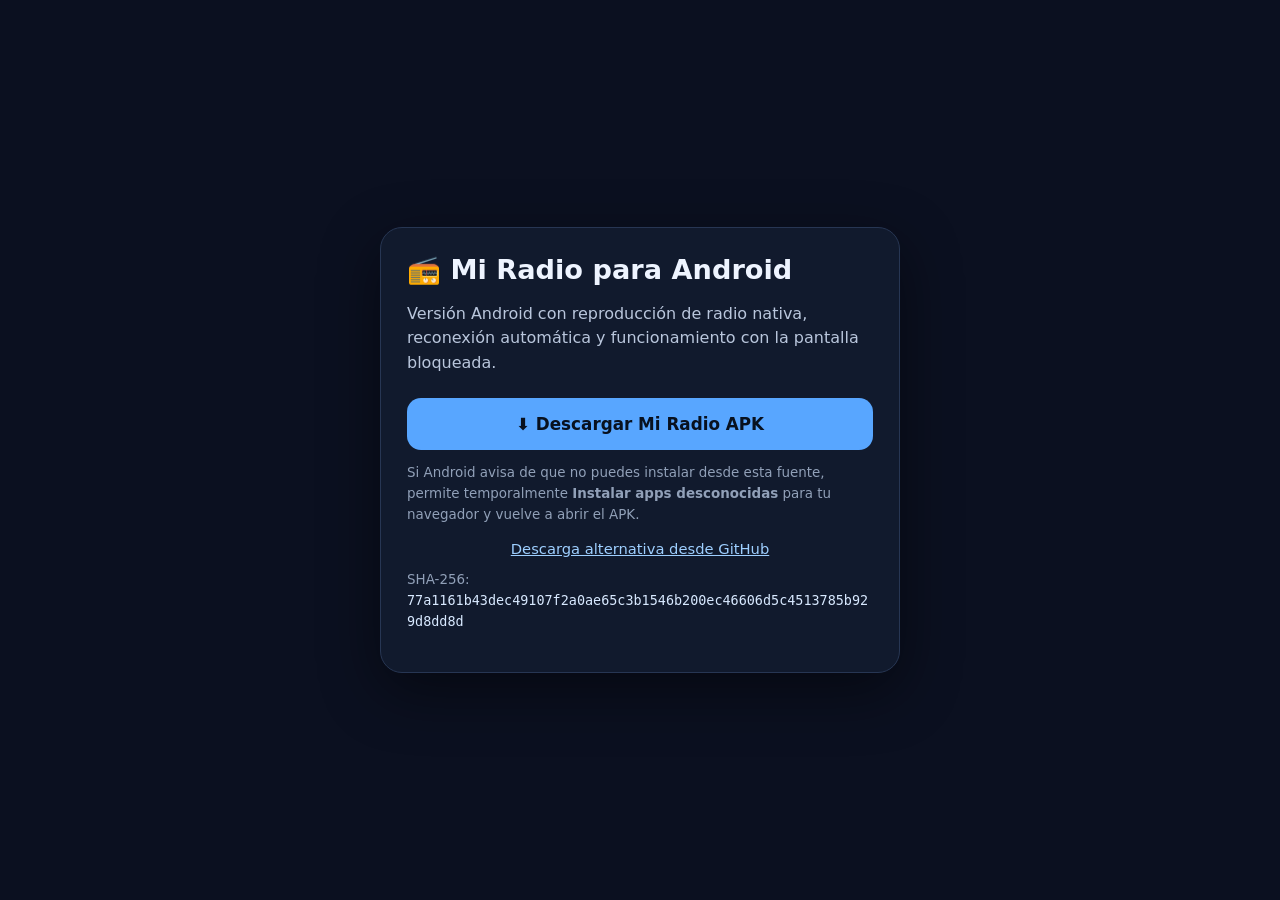
<file: downloads/index.html>
<!doctype html>
<html lang="es">
<head>
  <meta charset="utf-8">
  <meta name="viewport" content="width=device-width,initial-scale=1">
  <meta name="theme-color" content="#0b1020">
  <title>Descargar Mi Radio para Android</title>
  <style>
    :root{color-scheme:dark}
    *{box-sizing:border-box}
    body{
      margin:0;min-height:100vh;display:grid;place-items:center;
      font-family:system-ui,-apple-system,BlinkMacSystemFont,"Segoe UI",sans-serif;
      background:#0b1020;color:#eef4ff;padding:22px
    }
    .card{
      width:min(520px,100%);background:#111a2d;border:1px solid #273653;
      border-radius:22px;padding:26px;box-shadow:0 18px 60px #0007
    }
    h1{margin:0 0 10px;font-size:1.7rem}
    p{color:#b9c6dc;line-height:1.55}
    .btn{
      display:block;width:100%;text-align:center;text-decoration:none;
      background:#58a6ff;color:#08111f;font-weight:900;font-size:1.05rem;
      padding:16px 18px;border-radius:14px;margin:22px 0 12px
    }
    .secondary{
      display:block;text-align:center;color:#9ecfff;text-decoration:underline;
      font-size:.92rem;margin-top:14px
    }
    .small{font-size:.84rem;color:#91a0b8}
    code{word-break:break-all;color:#d8e9ff}
  </style>
</head>
<body>
  <main class="card">
    <h1>📻 Mi Radio para Android</h1>
    <p>Versión Android con reproducción de radio nativa, reconexión automática y funcionamiento con la pantalla bloqueada.</p>

    <a class="btn" href="./Mi-Radio.apk" download="Mi-Radio.apk">⬇ Descargar Mi Radio APK</a>

    <p class="small">Si Android avisa de que no puedes instalar desde esta fuente, permite temporalmente <strong>Instalar apps desconocidas</strong> para tu navegador y vuelve a abrir el APK.</p>

    <a class="secondary" href="https://raw.githubusercontent.com/ruben79zgz/Mi-Radio/main/downloads/Mi-Radio.apk">Descarga alternativa desde GitHub</a>

    <p class="small">SHA-256:<br><code>77a1161b43dec49107f2a0ae65c3b1546b200ec46606d5c4513785b929d8dd8d</code></p>
  </main>
</body>
</html>
</file>
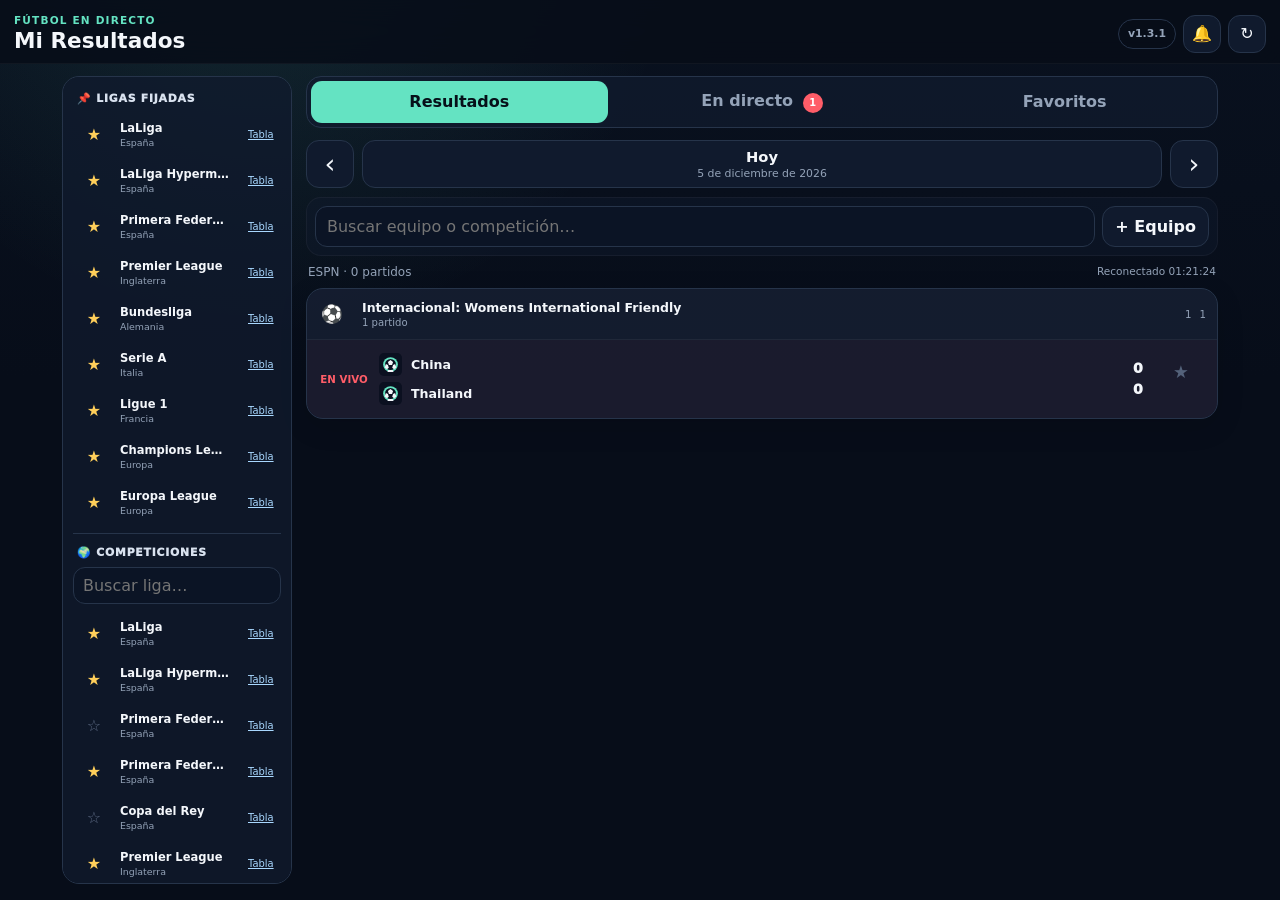
<file: resultados/index.html>
<!doctype html>
<html lang="es">
<head>
  <meta charset="utf-8">
  <meta name="viewport" content="width=device-width,initial-scale=1,viewport-fit=cover">
  <meta name="theme-color" content="#0b1020">
  <meta name="description" content="Mi Resultados · fútbol en directo sin publicidad">
  <link rel="manifest" href="manifest.webmanifest?v=1.3.1">
  <link rel="icon" href="icon.svg?v=1.3.1" type="image/svg+xml">
  <link rel="apple-touch-icon" href="icon.svg?v=1.3.1">
  <link rel="stylesheet" href="styles.css?v=1.3.1">
  <title>Mi Resultados</title>
</head>
<body>
  <header class="topbar">
    <div>
      <div class="eyebrow">FÚTBOL EN DIRECTO</div>
      <h1>Mi Resultados</h1>
    </div>
    <div class="top-actions">
      <span class="version">v1.3.1</span>
      <button id="notifyBtn" class="icon-btn" type="button" title="Notificaciones" aria-label="Notificaciones">🔔</button>
      <button id="refreshBtn" class="icon-btn" type="button" title="Actualizar" aria-label="Actualizar">↻</button>
    </div>
  </header>

  <div class="content-shell">
    <aside class="league-sidebar">
      <div class="sidebar-title">📌 Ligas fijadas</div>
      <div id="favoriteLeagues" class="sidebar-leagues"></div>

      <div class="sidebar-title all-title">🌍 Competiciones</div>
      <input id="leagueSearchInput" class="search sidebar-search" type="search" placeholder="Buscar liga…" autocomplete="off">
      <div id="allLeagues" class="sidebar-leagues"></div>
    </aside>

  <main>
    <nav class="main-tabs" aria-label="Secciones">
      <button class="main-tab active" type="button" data-view="scores">Resultados</button>
      <button class="main-tab" type="button" data-view="live">En directo <span id="liveBadge" class="badge hidden">0</span></button>
      <button class="main-tab" type="button" data-view="favorites">Favoritos</button>
    </nav>

    <section class="date-toolbar">
      <button id="prevDayBtn" class="date-arrow" type="button" aria-label="Día anterior">‹</button>
      <button id="dateBtn" class="date-center" type="button">
        <strong id="dateMain">Hoy</strong>
        <span id="dateSub"></span>
      </button>
      <button id="nextDayBtn" class="date-arrow" type="button" aria-label="Día siguiente">›</button>
    </section>

    <section class="search-panel">
      <div class="search-row">
        <input id="matchSearch" class="search" type="search" placeholder="Buscar equipo o competición…" autocomplete="off">
        <button id="teamSearchToggle" class="small-btn" type="button">+ Equipo</button>
      </div>
      <div id="teamSearchPanel" class="team-search-panel hidden">
        <div class="team-search-title">Añadir equipo favorito</div>
        <input id="teamSearchInput" class="search" type="search" placeholder="Ej. Real Zaragoza, Arsenal…" autocomplete="off">
        <div id="teamSearchStatus" class="muted tiny"></div>
        <div id="teamSearchResults" class="team-search-results"></div>
      </div>
    </section>

    <section class="status-row">
      <div id="statusText" class="muted">Cargando partidos…</div>
      <div id="updatedText" class="muted tiny"></div>
    </section>

    <section id="favoritesEmpty" class="empty-card hidden">
      <div class="empty-icon">⭐</div>
      <h2>Aún no tienes equipos favoritos</h2>
      <p>Pulsa <strong>+ Equipo</strong> para añadir uno. Te avisaremos de goles y finales mientras la app esté activa.</p>
    </section>

    <section id="matches" class="matches" aria-live="polite"></section>
  </main>
  </div>

  <dialog id="matchDialog" class="match-dialog">
    <div class="dialog-shell">
      <div class="dialog-top">
        <button id="closeMatchBtn" class="icon-btn" type="button" aria-label="Cerrar">←</button>
        <div>
          <div id="dialogCompetition" class="eyebrow"></div>
          <div id="dialogStatus" class="muted tiny"></div>
        </div>
        <button id="dialogFavoriteBtn" class="icon-btn" type="button" aria-label="Favorito">☆</button>
      </div>

      <div class="score-hero">
        <div class="hero-team">
          <img id="dialogHomeLogo" alt="">
          <strong id="dialogHomeName"></strong>
        </div>
        <div class="hero-score">
          <div id="dialogScore">–</div>
          <span id="dialogClock"></span>
        </div>
        <div class="hero-team">
          <img id="dialogAwayLogo" alt="">
          <strong id="dialogAwayName"></strong>
        </div>
      </div>

      <div class="detail-tabs">
        <button class="detail-tab active" type="button" data-detail="summary">Resumen</button>
        <button class="detail-tab" type="button" data-detail="stats">Estadísticas</button>
        <button class="detail-tab" type="button" data-detail="lineups">Alineaciones</button>
      </div>

      <section id="detailSummary" class="detail-view"></section>
      <section id="detailStats" class="detail-view hidden"></section>
      <section id="detailLineups" class="detail-view hidden"></section>
    </div>
  </dialog>


  <dialog id="leagueDialog" class="match-dialog league-dialog">
    <div class="dialog-shell">
      <div class="dialog-top">
        <button id="closeLeagueBtn" class="icon-btn" type="button" aria-label="Cerrar">←</button>
        <div class="league-dialog-head">
          <span id="leagueDialogFlag" class="league-big-flag">⚽</span>
          <div>
            <div id="leagueDialogCountry" class="eyebrow"></div>
            <h2 id="leagueDialogTitle" class="dialog-title"></h2>
          </div>
        </div>
        <button id="leagueFavoriteBtn" class="icon-btn" type="button" aria-label="Liga favorita">☆</button>
      </div>

      <div class="detail-tabs league-detail-tabs">
        <button class="detail-tab active" type="button" data-league-tab="matches">Partidos</button>
        <button class="detail-tab" type="button" data-league-tab="standings">Clasificación</button>
      </div>

      <section id="leagueMatchesView" class="detail-view"></section>
      <section id="leagueStandingsView" class="detail-view hidden"></section>
    </div>
  </dialog>

  <dialog id="teamDialog" class="match-dialog team-dialog">
    <div class="dialog-shell">
      <div class="dialog-top">
        <button id="closeTeamBtn" class="icon-btn" type="button" aria-label="Cerrar">←</button>
        <div class="team-dialog-head">
          <img id="teamDialogLogo" class="team-dialog-logo" alt="">
          <div>
            <div id="teamDialogLeague" class="eyebrow"></div>
            <h2 id="teamDialogTitle" class="dialog-title"></h2>
          </div>
        </div>
        <button id="teamFavoriteBtn" class="icon-btn" type="button" aria-label="Equipo favorito">☆</button>
      </div>

      <section id="teamScheduleView" class="detail-view"></section>
    </div>
  </dialog>

  <template id="loadingTemplate">
    <div class="league-block skeleton-block">
      <div class="skeleton line wide"></div>
      <div class="skeleton card"></div>
      <div class="skeleton card"></div>
    </div>
  </template>

  <script src="leagues.js?v=1.3.1"></script>
  <script src="app.js?v=1.3.1"></script>
</body>
</html>
</file>
<file: resultados/styles.css>
:root {
  --bg:#070d19;
  --panel:#101a2d;
  --panel2:#15233a;
  --line:#26344a;
  --text:#f4f7fb;
  --muted:#94a3b8;
  --accent:#64e3c2;
  --live:#ff5d68;
  --yellow:#ffcf5a;
  --shadow:0 14px 40px rgba(0,0,0,.28);
}
* { box-sizing:border-box; }
html { color-scheme:dark; background:var(--bg); }
body {
  margin:0;
  min-height:100vh;
  font-family:Inter,ui-sans-serif,system-ui,-apple-system,BlinkMacSystemFont,"Segoe UI",sans-serif;
  background:
    radial-gradient(circle at 20% -10%,rgba(100,227,194,.12),transparent 30%),
    linear-gradient(180deg,#09111f,var(--bg) 42%);
  color:var(--text);
}
button,input { font:inherit; }
button { -webkit-tap-highlight-color:transparent; }
.hidden { display:none !important; }
.topbar {
  position:sticky;
  top:0;
  z-index:20;
  display:flex;
  align-items:center;
  justify-content:space-between;
  gap:12px;
  padding:14px max(14px,env(safe-area-inset-right)) 10px max(14px,env(safe-area-inset-left));
  background:rgba(7,13,25,.88);
  backdrop-filter:blur(18px);
  border-bottom:1px solid rgba(255,255,255,.04);
}
.topbar h1 { margin:2px 0 0; font-size:1.35rem; }
.eyebrow { color:var(--accent); font-size:.66rem; font-weight:900; letter-spacing:.11em; }
.top-actions { display:flex; align-items:center; gap:7px; }
.version {
  display:inline-flex;
  height:30px;
  align-items:center;
  padding:0 9px;
  border:1px solid var(--line);
  border-radius:999px;
  color:var(--muted);
  font-size:.68rem;
  font-weight:900;
}
.icon-btn {
  width:38px;
  height:38px;
  display:grid;
  place-items:center;
  border:1px solid var(--line);
  border-radius:12px;
  background:var(--panel);
  color:var(--text);
  cursor:pointer;
}
.icon-btn.enabled { border-color:rgba(100,227,194,.6); background:rgba(100,227,194,.12); }
main { max-width:900px; margin:0 auto; padding:12px 12px 90px; }
.main-tabs {
  display:grid;
  grid-template-columns:repeat(3,1fr);
  gap:6px;
  padding:4px;
  border:1px solid var(--line);
  border-radius:15px;
  background:rgba(16,26,45,.78);
}
.main-tab {
  min-width:0;
  border:0;
  border-radius:11px;
  padding:10px 7px;
  background:transparent;
  color:var(--muted);
  font-weight:850;
  cursor:pointer;
}
.main-tab.active { background:var(--accent); color:#061019; }
.badge {
  display:inline-flex;
  min-width:20px;
  height:20px;
  align-items:center;
  justify-content:center;
  margin-left:4px;
  padding:0 5px;
  border-radius:999px;
  background:var(--live);
  color:white;
  font-size:.62rem;
}
.main-tab.active .badge { background:#061019; color:var(--accent); }
.date-toolbar {
  display:grid;
  grid-template-columns:48px 1fr 48px;
  gap:8px;
  margin:12px 0 9px;
}
.date-arrow,.date-center,.small-btn {
  border:1px solid var(--line);
  background:var(--panel);
  color:var(--text);
  border-radius:13px;
  cursor:pointer;
}
.date-arrow { font-size:1.7rem; }
.date-center { min-height:48px; padding:6px 12px; }
.date-center strong,.date-center span { display:block; }
.date-center strong { font-size:.92rem; }
.date-center span { margin-top:2px; color:var(--muted); font-size:.68rem; }
.search-panel {
  border:1px solid rgba(255,255,255,.045);
  border-radius:15px;
  padding:8px;
  background:rgba(16,26,45,.52);
}
.search-row { display:grid; grid-template-columns:1fr auto; gap:7px; }
.search {
  width:100%;
  min-width:0;
  border:1px solid var(--line);
  border-radius:12px;
  padding:10px 11px;
  background:#0b1425;
  color:var(--text);
  outline:none;
}
.search:focus { border-color:rgba(100,227,194,.62); }
.small-btn { padding:0 12px; font-weight:850; white-space:nowrap; }
.team-search-panel {
  margin-top:8px;
  padding-top:8px;
  border-top:1px solid var(--line);
}
.team-search-title { margin-bottom:7px; font-size:.78rem; font-weight:900; }
.team-search-results { display:grid; gap:6px; margin-top:7px; }
.team-search-item {
  display:grid;
  grid-template-columns:34px minmax(0,1fr) 38px;
  align-items:center;
  gap:9px;
  border:1px solid var(--line);
  border-radius:11px;
  padding:7px 8px;
  background:#0d1728;
}
.team-search-item img { width:34px; height:34px; object-fit:contain; }
.team-search-item strong,.team-search-item span { display:block; min-width:0; overflow:hidden; text-overflow:ellipsis; white-space:nowrap; }
.team-search-item span { color:var(--muted); font-size:.65rem; margin-top:2px; }
.star-btn {
  width:36px;height:36px;border:0;border-radius:10px;background:rgba(255,207,90,.08);color:var(--yellow);font-size:1.15rem;cursor:pointer;
}
.status-row { display:flex; justify-content:space-between; gap:8px; margin:9px 2px; }
.muted { color:var(--muted); font-size:.75rem; }
.tiny { font-size:.66rem; }
.matches { display:grid; gap:10px; }
.league-block {
  overflow:hidden;
  border:1px solid var(--line);
  border-radius:17px;
  background:rgba(16,26,45,.8);
  box-shadow:0 8px 28px rgba(0,0,0,.12);
}
.league-head {
  display:grid;
  grid-template-columns:30px minmax(0,1fr) auto;
  align-items:center;
  gap:8px;
  padding:10px 11px;
  background:rgba(255,255,255,.025);
  border-bottom:1px solid rgba(255,255,255,.055);
}
.flag { width:28px; text-align:center; font-size:1.1rem; }
.league-head strong { display:block; font-size:.78rem; }
.league-head span { display:block; margin-top:2px; color:var(--muted); font-size:.63rem; }
.league-count { color:var(--muted); font-size:.64rem; }
.match-row {
  display:grid;
  grid-template-columns:54px minmax(0,1fr) 54px 36px;
  align-items:center;
  gap:8px;
  width:100%;
  padding:10px 8px 10px 10px;
  border:0;
  border-bottom:1px solid rgba(255,255,255,.05);
  background:transparent;
  color:var(--text);
  text-align:left;
}
.match-row:last-child { border-bottom:0; }
.match-row.live { background:rgba(255,93,104,.055); }
.match-row.favorite { box-shadow:inset 3px 0 0 var(--yellow); }
.match-state { text-align:center; color:var(--muted); font-size:.64rem; font-weight:850; }
.match-state.live { color:var(--live); }
.match-state.finished { color:#c0cad8; }
.teams { min-width:0; }
.team-line { display:grid; grid-template-columns:25px minmax(0,1fr); align-items:center; gap:7px; min-height:29px; }
.team-line img { width:23px; height:23px; object-fit:contain; }
.team-line span { overflow:hidden;text-overflow:ellipsis;white-space:nowrap;font-size:.79rem;font-weight:750; }
.score {
  display:grid;
  align-content:center;
  justify-items:center;
  gap:5px;
  font-size:.88rem;
  font-weight:950;
}
.score .live-score { color:var(--live); }
.row-star {
  width:34px;height:34px;border:0;border-radius:10px;background:transparent;color:#54627a;font-size:1.1rem;cursor:pointer;
}
.row-star.active { color:var(--yellow); }
.empty-card {
  margin-top:14px;
  padding:28px 18px;
  border:1px dashed var(--line);
  border-radius:18px;
  text-align:center;
  background:rgba(16,26,45,.45);
}
.empty-card h2 { margin:8px 0; font-size:1rem; }
.empty-card p { margin:0 auto; max-width:450px; color:var(--muted); font-size:.78rem; line-height:1.5; }
.empty-icon { font-size:2rem; }
.match-dialog {
  width:min(760px,calc(100% - 18px));
  max-height:92vh;
  padding:0;
  border:1px solid var(--line);
  border-radius:20px;
  background:#09111f;
  color:var(--text);
  box-shadow:0 30px 90px rgba(0,0,0,.58);
}
.match-dialog::backdrop { background:rgba(0,0,0,.72); backdrop-filter:blur(3px); }
.dialog-shell { padding:12px; overflow:auto; max-height:92vh; }
.dialog-top { display:grid; grid-template-columns:42px minmax(0,1fr) 42px; align-items:center; gap:8px; }
.score-hero {
  display:grid;
  grid-template-columns:1fr 90px 1fr;
  align-items:center;
  gap:8px;
  padding:20px 4px 16px;
}
.hero-team { display:grid; justify-items:center; gap:7px; min-width:0; text-align:center; }
.hero-team img { width:62px;height:62px;object-fit:contain; }
.hero-team strong { max-width:100%;font-size:.79rem;line-height:1.2; }
.hero-score { text-align:center; }
.hero-score div { font-size:2rem;font-weight:950; }
.hero-score span { color:var(--live);font-size:.7rem;font-weight:900; }
.detail-tabs { display:grid;grid-template-columns:repeat(3,1fr);gap:5px;padding:4px;border:1px solid var(--line);border-radius:13px; }
.detail-tab { border:0;border-radius:9px;padding:8px 5px;background:transparent;color:var(--muted);font-weight:850;cursor:pointer; }
.detail-tab.active { background:var(--panel2);color:var(--text); }
.detail-view { padding:12px 2px 2px; }
.timeline { display:grid;gap:7px; }
.incident {
  display:grid;
  grid-template-columns:42px 28px minmax(0,1fr);
  align-items:start;
  gap:7px;
  padding:8px;
  border:1px solid rgba(255,255,255,.05);
  border-radius:11px;
  background:rgba(255,255,255,.025);
}
.incident-time { color:var(--muted);font-size:.67rem;font-weight:900; }
.incident-icon { text-align:center; }
.incident strong { display:block;font-size:.76rem; }
.incident span { display:block;color:var(--muted);font-size:.65rem;margin-top:2px; }
.stats-list { display:grid;gap:8px; }
.stat-row { display:grid;grid-template-columns:55px minmax(0,1fr) 55px;align-items:center;gap:7px; }
.stat-row strong { text-align:center;font-size:.72rem; }
.stat-value { text-align:center;font-weight:900;font-size:.76rem; }
.stat-bars { display:grid;grid-template-columns:1fr 1fr;gap:3px;height:5px; }
.stat-bars i { display:block;background:#324158;border-radius:999px; }
.stat-bars i:first-child { justify-self:end;background:var(--accent); }
.lineups { display:grid;grid-template-columns:1fr 1fr;gap:10px; }
.lineup-col { border:1px solid var(--line);border-radius:13px;padding:9px; }
.lineup-col h3 { margin:0 0 8px;font-size:.8rem; }
.player { display:flex;align-items:center;gap:6px;padding:5px 0;border-top:1px solid rgba(255,255,255,.04);font-size:.7rem; }
.player:first-of-type { border-top:0; }
.player-num { width:22px;color:var(--muted);font-weight:900; }
.error-card { padding:14px;border:1px solid rgba(255,93,104,.25);border-radius:14px;color:#ffb5bb;background:rgba(255,93,104,.06);font-size:.76rem; }
.skeleton-block { padding:12px; }
.skeleton { position:relative;overflow:hidden;background:#162238;border-radius:9px; }
.skeleton::after { content:"";position:absolute;inset:0;transform:translateX(-100%);background:linear-gradient(90deg,transparent,rgba(255,255,255,.08),transparent);animation:shine 1.4s infinite; }
.skeleton.line { height:18px;margin-bottom:10px; }
.skeleton.wide { width:55%; }
.skeleton.card { height:66px;margin-top:7px; }
@keyframes shine { to { transform:translateX(100%); } }

@media (max-width:560px) {
  main { padding-left:9px;padding-right:9px; }
  .topbar { padding-left:10px;padding-right:10px; }
  .topbar h1 { font-size:1.16rem; }
  .version { display:none; }
  .match-row { grid-template-columns:48px minmax(0,1fr) 42px 34px;gap:5px;padding-left:7px;padding-right:5px; }
  .team-line span { font-size:.74rem; }
  .league-head { grid-template-columns:26px minmax(0,1fr) auto;padding:9px; }
  .score-hero { grid-template-columns:1fr 72px 1fr; }
  .hero-team img { width:52px;height:52px; }
  .hero-score div { font-size:1.7rem; }
  .lineups { grid-template-columns:1fr; }
  .search-row { grid-template-columns:minmax(0,1fr) 78px; }
  .small-btn { padding:0 8px;font-size:.72rem; }
}

/* ===== V1.2: competiciones, equipos y clasificación ===== */
.content-shell {
  max-width:1180px;
  margin:0 auto;
  display:grid;
  grid-template-columns:230px minmax(0,1fr);
  gap:14px;
  padding:12px;
}
.content-shell main {
  max-width:none;
  margin:0;
  padding:0 0 90px;
}
.league-sidebar {
  position:sticky;
  top:78px;
  align-self:start;
  max-height:calc(100vh - 92px);
  overflow:auto;
  border:1px solid var(--line);
  border-radius:17px;
  background:rgba(16,26,45,.78);
  padding:10px;
}
.sidebar-title {
  font-size:.68rem;
  font-weight:950;
  letter-spacing:.07em;
  text-transform:uppercase;
  color:#d9e2ef;
  padding:5px 4px 8px;
}
.sidebar-title.all-title {
  margin-top:10px;
  padding-top:12px;
  border-top:1px solid var(--line);
}
.sidebar-search {
  margin-bottom:8px;
  padding:8px 9px;
}
.sidebar-leagues {
  display:grid;
  gap:4px;
}
.sidebar-league-row {
  display:grid;
  grid-template-columns:30px minmax(0,1fr) 34px;
  align-items:center;
  gap:6px;
  padding:5px;
  border-radius:10px;
}
.sidebar-league-row:hover {
  background:rgba(255,255,255,.035);
}
.sidebar-league-open,
.league-head-link {
  min-width:0;
  border:0;
  background:transparent;
  color:var(--text);
  cursor:pointer;
  text-align:left;
}
.sidebar-league-open strong {
  display:block;
  overflow:hidden;
  text-overflow:ellipsis;
  white-space:nowrap;
  font-size:.72rem;
}
.sidebar-league-open span {
  display:block;
  color:var(--muted);
  font-size:.59rem;
  margin-top:2px;
}
.league-star {
  width:32px;
  height:32px;
  border:0;
  border-radius:9px;
  background:transparent;
  color:#5a6780;
  cursor:pointer;
  font-size:1rem;
}
.league-star.active {
  color:var(--yellow);
}
.league-head {
  grid-template-columns:30px minmax(0,1fr) auto auto;
}
.league-head-link strong {
  display:block;
  font-size:.78rem;
}
.league-head-link span {
  display:block;
  margin-top:2px;
  color:var(--muted);
  font-size:.63rem;
}
.league-table-link {
  border:0;
  background:transparent;
  color:#a9d8ff;
  font-size:.62rem;
  text-decoration:underline;
  cursor:pointer;
}
.dialog-title {
  margin:2px 0 0;
  font-size:1rem;
}
.league-dialog,
.team-dialog {
  width:min(860px,calc(100% - 18px));
}
.league-dialog-head,
.team-dialog-head {
  min-width:0;
  display:flex;
  align-items:center;
  gap:9px;
}
.league-big-flag {
  font-size:1.65rem;
}
.team-dialog-logo {
  width:44px;
  height:44px;
  object-fit:contain;
}
.league-detail-tabs {
  margin-top:12px;
  grid-template-columns:1fr 1fr;
}
.league-schedule {
  display:grid;
  gap:12px;
}
.league-day {
  border:1px solid var(--line);
  border-radius:13px;
  overflow:hidden;
}
.league-day-title {
  padding:8px 10px;
  background:rgba(255,255,255,.035);
  color:#d8e3f2;
  font-size:.72rem;
  font-weight:900;
}
.league-match {
  display:grid;
  grid-template-columns:54px minmax(0,1fr) 46px;
  gap:8px;
  align-items:center;
  padding:8px 10px;
  border-top:1px solid rgba(255,255,255,.045);
  cursor:pointer;
}
.league-match:first-of-type {
  border-top:0;
}
.league-match-teams {
  min-width:0;
}
.league-match-team {
  display:flex;
  align-items:center;
  gap:6px;
  min-height:25px;
}
.league-match-team img {
  width:20px;
  height:20px;
  object-fit:contain;
}
.league-match-team span {
  overflow:hidden;
  text-overflow:ellipsis;
  white-space:nowrap;
  font-size:.72rem;
}
.standings-wrap {
  overflow:auto;
}
.standings-table {
  width:100%;
  border-collapse:collapse;
  font-size:.68rem;
}
.standings-table th,
.standings-table td {
  border-bottom:1px solid rgba(255,255,255,.05);
  padding:7px 6px;
  white-space:nowrap;
}
.standings-table th {
  color:var(--muted);
  text-align:center;
  font-size:.6rem;
}
.standings-table th:nth-child(2),
.standings-table td:nth-child(2) {
  text-align:left;
}
.standings-team {
  display:flex;
  align-items:center;
  gap:6px;
}
.standings-team img {
  width:20px;
  height:20px;
  object-fit:contain;
}
.team-search-item {
  grid-template-columns:34px minmax(0,1fr) auto auto;
}
.team-open-btn {
  min-width:52px;
  height:34px;
  border:1px solid var(--line);
  border-radius:9px;
  background:#13213a;
  color:var(--text);
  font-size:.65rem;
  font-weight:850;
  cursor:pointer;
}
.team-schedule-group {
  display:grid;
  gap:6px;
  margin-bottom:14px;
}
.team-schedule-group h3 {
  margin:0 0 3px;
  font-size:.76rem;
}
.match-info-grid {
  display:grid;
  grid-template-columns:repeat(2,minmax(0,1fr));
  gap:7px;
  margin:0 0 12px;
}
.match-info-item {
  border:1px solid rgba(255,255,255,.06);
  border-radius:10px;
  padding:8px;
  background:rgba(255,255,255,.025);
}
.match-info-item span {
  display:block;
  color:var(--muted);
  font-size:.58rem;
  text-transform:uppercase;
  letter-spacing:.05em;
}
.match-info-item strong {
  display:block;
  margin-top:3px;
  font-size:.7rem;
}
@media (max-width:820px) {
  .content-shell {
    display:block;
    padding:9px;
  }
  .content-shell main {
    padding-bottom:80px;
  }
  .league-sidebar {
    position:static;
    max-height:none;
    margin-bottom:10px;
  }
  .sidebar-leagues {
    display:flex;
    overflow-x:auto;
    gap:6px;
    padding-bottom:2px;
  }
  .sidebar-league-row {
    flex:0 0 180px;
    border:1px solid rgba(255,255,255,.05);
    background:rgba(255,255,255,.018);
  }
  .sidebar-title.all-title {
    margin-top:8px;
  }
  .sidebar-search {
    display:block;
    margin-bottom:7px;
  }
  .league-head {
    grid-template-columns:28px minmax(0,1fr) auto;
  }
  .league-head .league-star {
    display:none;
  }
  .league-table-link {
    font-size:.58rem;
  }
  .match-info-grid {
    grid-template-columns:1fr;
  }
}
</file>
